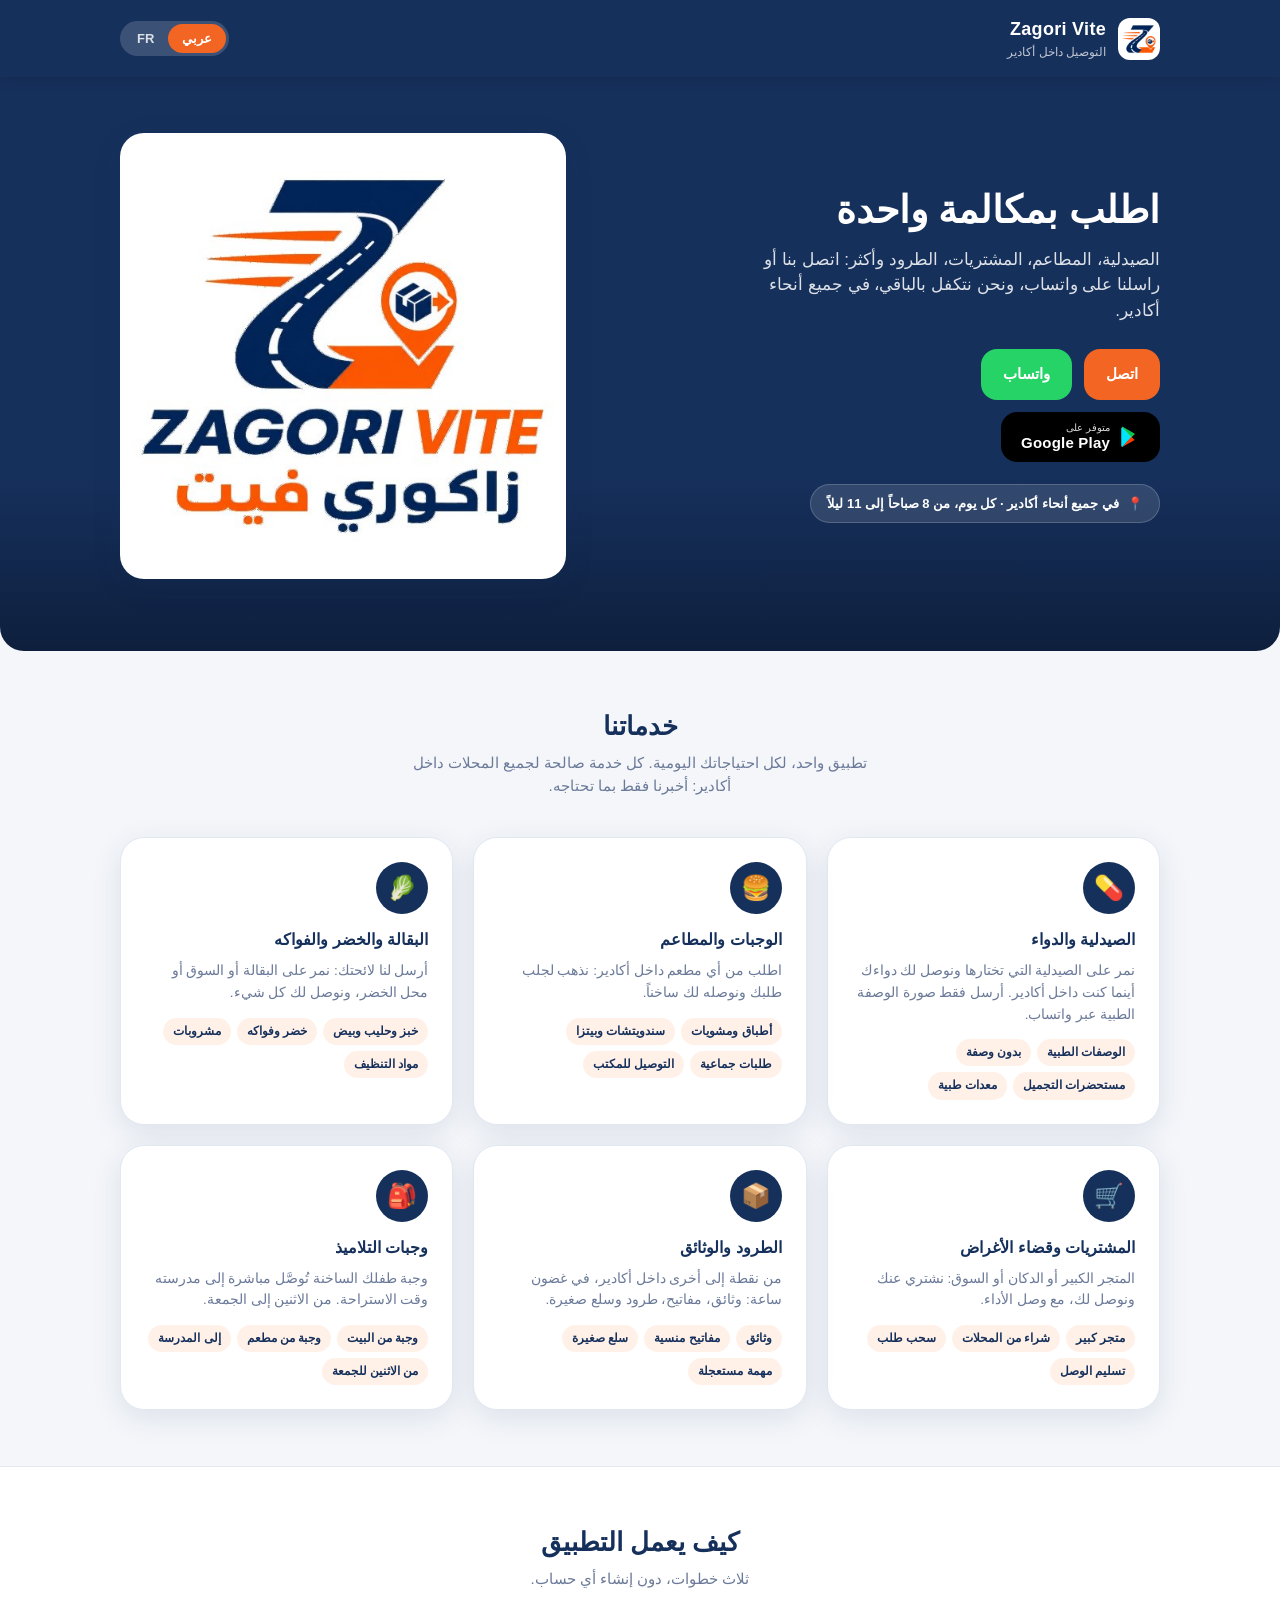
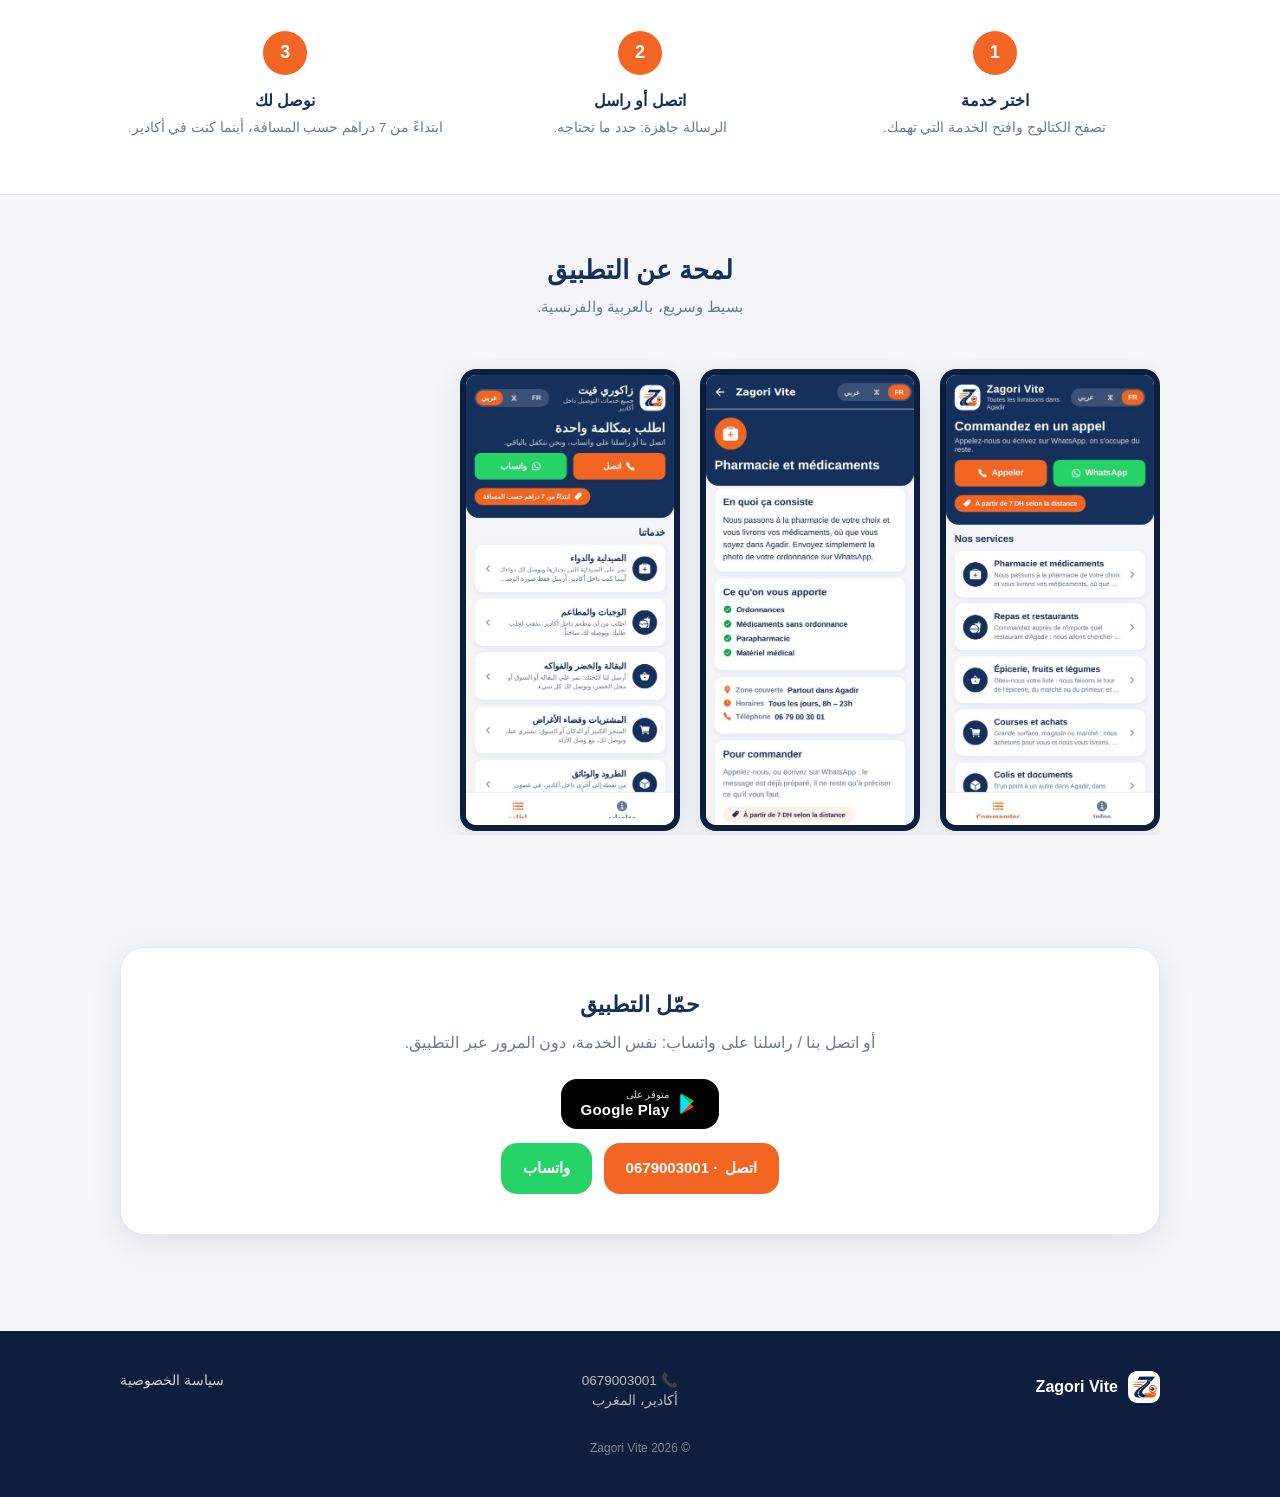
<file: index.html>
<!doctype html>
<html lang="ar" dir="rtl">
<head>
<meta charset="utf-8" />
<meta name="viewport" content="width=device-width, initial-scale=1" />
<title>Zagori Vite — توصيل داخل أكادير | Livraison à Agadir</title>
<meta name="description" content="زاكوري فيت: جميع خدمات التوصيل داخل أكادير. اتصل أو راسل على واتساب. Zagori Vite : toutes les livraisons dans Agadir, en un appel ou un message WhatsApp." />
<link rel="icon" type="image/png" href="[data-uri]" />
<link rel="stylesheet" href="site.css" />
</head>
<body>

<header class="site-header">
  <div class="container">
    <a href="./" class="brand">
      <img src="[data-uri]" alt="Zagori Vite" />
      <div>
        <div class="brand-name">Zagori Vite</div>
        <div class="brand-tag" data-fr>Livraison à Agadir</div>
        <div class="brand-tag" data-ar>التوصيل داخل أكادير</div>
      </div>
    </a>
    <div class="lang-toggle">
      <button type="button" data-lang-btn="ar">عربي</button>
      <button type="button" data-lang-btn="fr">FR</button>
    </div>
  </div>
</header>

<section class="hero">
  <div class="container">
    <div>
      <h1 data-fr>Commandez en un appel</h1>
      <h1 data-ar>اطلب بمكالمة واحدة</h1>
      <p class="lead" data-fr>Pharmacie, restaurants, courses, colis et plus encore : appelez-nous ou écrivez sur WhatsApp, on s'occupe du reste, partout dans Agadir.</p>
      <p class="lead" data-ar>الصيدلية، المطاعم، المشتريات، الطرود وأكثر: اتصل بنا أو راسلنا على واتساب، ونحن نتكفل بالباقي، في جميع أنحاء أكادير.</p>
      <div class="btn-row">
        <a class="btn btn-orange" href="tel:0679003001"><span data-fr>Appeler</span><span data-ar>اتصل</span></a>
        <a class="btn btn-whatsapp" href="https://wa.me/212679003001?text=%D8%A7%D9%84%D8%B3%D9%84%D8%A7%D9%85%20%D8%B9%D9%84%D9%8A%D9%83%D9%85%20%D8%B2%D8%A7%D9%83%D9%88%D8%B1%D9%8A%20%D9%81%D9%8A%D8%AA%D8%8C%20%D8%A3%D8%B1%D9%8A%D8%AF%20%D8%A3%D9%86%20%D8%A3%D8%B6%D8%B9%20%D8%B7%D9%84%D8%A8%D8%A7%D9%8B.%20%D9%87%D8%B0%D8%A7%20%D9%85%D8%A7%20%D8%A3%D8%AD%D8%AA%D8%A7%D8%AC%D9%87%3A%20" data-ar target="_blank" rel="noopener">واتساب</a>
        <a class="btn btn-whatsapp" href="https://wa.me/212679003001?text=Bonjour%20Zagori%20Vite%2C%20je%20souhaite%20passer%20une%20commande.%20Voici%20ce%20qu'il%20me%20faut%20%3A%20" data-fr target="_blank" rel="noopener">WhatsApp</a>
      </div>
      <div class="btn-row" style="margin-top:12px;">
        <a class="btn btn-play" href="https://play.google.com/store/apps/details?id=ma.zagorivite.app" target="_blank" rel="noopener">
          <svg viewBox="0 0 512 512" aria-hidden="true"><path fill="#00E5FF" d="M99 21c-14 8-23 23-23 40v390c0 17 9 32 23 40l231-235z"/><path fill="#FFC107" d="M99 21l289 165-77 78z"/><path fill="#FF3D00" d="M99 491l289-165-77-78z"/><path fill="#00C853" d="M311 256l77-78-289-165c-2 1-5 3-7 4z"/></svg>
          <span class="play-text">
            <small data-fr>Disponible sur</small>
            <small data-ar>متوفر على</small>
            <strong>Google Play</strong>
          </span>
        </a>
      </div>
      <div class="pill">
        <span>📍</span>
        <span data-fr>Partout dans Agadir · Tous les jours, 8h – 23h</span>
        <span data-ar>في جميع أنحاء أكادير · كل يوم، من 8 صباحاً إلى 11 ليلاً</span>
      </div>
    </div>
    <div class="hero-image">
      <img src="[data-uri]" alt="Zagori Vite" />
    </div>
  </div>
</section>

<section>
  <div class="container">
    <h2 class="section-title" data-fr>Nos services</h2>
    <h2 class="section-title" data-ar>خدماتنا</h2>
    <p class="section-sub" data-fr>Une application, tous vos besoins du quotidien. Chaque service vaut pour tous les commerces d'Agadir : à vous de nous dire ce qu'il vous faut.</p>
    <p class="section-sub" data-ar>تطبيق واحد، لكل احتياجاتك اليومية. كل خدمة صالحة لجميع المحلات داخل أكادير: أخبرنا فقط بما تحتاجه.</p>
    <div class="services-grid">
        <div class="service-card">
          <div class="service-icon">💊</div>
          <h3 data-fr>Pharmacie et médicaments</h3><h3 data-ar>الصيدلية والدواء</h3>
          <p data-fr>Nous passons à la pharmacie de votre choix et vous livrons vos médicaments, où que vous soyez dans Agadir. Envoyez simplement la photo de votre ordonnance sur WhatsApp.</p><p data-ar>نمر على الصيدلية التي تختارها ونوصل لك دواءك أينما كنت داخل أكادير. أرسل فقط صورة الوصفة الطبية عبر واتساب.</p>
          <div class="service-examples" data-fr><span>Ordonnances</span><span>Sans ordonnance</span><span>Parapharmacie</span><span>Matériel médical</span></div>
          <div class="service-examples" data-ar><span>الوصفات الطبية</span><span>بدون وصفة</span><span>مستحضرات التجميل</span><span>معدات طبية</span></div>
        </div>

        <div class="service-card">
          <div class="service-icon">🍔</div>
          <h3 data-fr>Repas et restaurants</h3><h3 data-ar>الوجبات والمطاعم</h3>
          <p data-fr>Commandez auprès de n'importe quel restaurant d'Agadir : nous allons chercher votre commande et nous vous la livrons chaude.</p><p data-ar>اطلب من أي مطعم داخل أكادير: نذهب لجلب طلبك ونوصله لك ساخناً.</p>
          <div class="service-examples" data-fr><span>Plats et grillades</span><span>Sandwichs et pizzas</span><span>Commandes de groupe</span><span>Livraison au bureau</span></div>
          <div class="service-examples" data-ar><span>أطباق ومشويات</span><span>سندويتشات وبيتزا</span><span>طلبات جماعية</span><span>التوصيل للمكتب</span></div>
        </div>

        <div class="service-card">
          <div class="service-icon">🥬</div>
          <h3 data-fr>Épicerie, fruits et légumes</h3><h3 data-ar>البقالة والخضر والفواكه</h3>
          <p data-fr>Dites-nous votre liste : nous faisons le tour de l'épicerie, du marché ou du primeur, et nous vous livrons.</p><p data-ar>أرسل لنا لائحتك: نمر على البقالة أو السوق أو محل الخضر، ونوصل لك كل شيء.</p>
          <div class="service-examples" data-fr><span>Pain, lait, œufs</span><span>Fruits et légumes</span><span>Boissons</span><span>Produits d'entretien</span></div>
          <div class="service-examples" data-ar><span>خبز وحليب وبيض</span><span>خضر وفواكه</span><span>مشروبات</span><span>مواد التنظيف</span></div>
        </div>

        <div class="service-card">
          <div class="service-icon">🛒</div>
          <h3 data-fr>Courses et achats</h3><h3 data-ar>المشتريات وقضاء الأغراض</h3>
          <p data-fr>Grande surface, magasin ou marché : nous achetons pour vous et nous vous livrons, ticket de caisse à l'appui.</p><p data-ar>المتجر الكبير أو الدكان أو السوق: نشتري عنك ونوصل لك، مع وصل الأداء.</p>
          <div class="service-examples" data-fr><span>Grande surface</span><span>Achats en magasin</span><span>Retrait de commande</span><span>Ticket remis</span></div>
          <div class="service-examples" data-ar><span>متجر كبير</span><span>شراء من المحلات</span><span>سحب طلب</span><span>تسليم الوصل</span></div>
        </div>

        <div class="service-card">
          <div class="service-icon">📦</div>
          <h3 data-fr>Colis et documents</h3><h3 data-ar>الطرود والوثائق</h3>
          <p data-fr>D'un point à un autre dans Agadir, dans l'heure : documents, clés, colis et petites marchandises.</p><p data-ar>من نقطة إلى أخرى داخل أكادير، في غضون ساعة: وثائق، مفاتيح، طرود وسلع صغيرة.</p>
          <div class="service-examples" data-fr><span>Documents</span><span>Clés oubliées</span><span>Petites marchandises</span><span>Course urgente</span></div>
          <div class="service-examples" data-ar><span>وثائق</span><span>مفاتيح منسية</span><span>سلع صغيرة</span><span>مهمة مستعجلة</span></div>
        </div>

        <div class="service-card">
          <div class="service-icon">🎒</div>
          <h3 data-fr>Repas des écoliers</h3><h3 data-ar>وجبات التلاميذ</h3>
          <p data-fr>Le repas chaud de votre enfant livré directement à son école, à l'heure de la pause. Du lundi au vendredi.</p><p data-ar>وجبة طفلك الساخنة تُوصَّل مباشرة إلى مدرسته وقت الاستراحة. من الاثنين إلى الجمعة.</p>
          <div class="service-examples" data-fr><span>Repas maison</span><span>Repas de restaurant</span><span>À l'école</span><span>Lundi-vendredi</span></div>
          <div class="service-examples" data-ar><span>وجبة من البيت</span><span>وجبة من مطعم</span><span>إلى المدرسة</span><span>من الاثنين للجمعة</span></div>
        </div>
    </div>
  </div>
</section>

<section style="background:var(--card); border-top:1px solid var(--border); border-bottom:1px solid var(--border);">
  <div class="container">
    <h2 class="section-title" data-fr>Comment ça marche</h2>
    <h2 class="section-title" data-ar>كيف يعمل التطبيق</h2>
    <p class="section-sub" data-fr>Trois étapes, aucun compte à créer.</p>
    <p class="section-sub" data-ar>ثلاث خطوات، دون إنشاء أي حساب.</p>
    <div class="steps">
      <div class="step">
        <div class="step-num">1</div>
        <h3 data-fr>Choisissez un service</h3><h3 data-ar>اختر خدمة</h3>
        <p data-fr>Parcourez le catalogue et ouvrez celui qui vous intéresse.</p>
        <p data-ar>تصفح الكتالوج وافتح الخدمة التي تهمك.</p>
      </div>
      <div class="step">
        <div class="step-num">2</div>
        <h3 data-fr>Appelez ou WhatsApp</h3><h3 data-ar>اتصل أو راسل</h3>
        <p data-fr>Le message est déjà prêt : précisez ce qu'il vous faut.</p>
        <p data-ar>الرسالة جاهزة: حدد ما تحتاجه.</p>
      </div>
      <div class="step">
        <div class="step-num">3</div>
        <h3 data-fr>On vous livre</h3><h3 data-ar>نوصل لك</h3>
        <p data-fr>À partir de 7 DH selon la distance, où que vous soyez à Agadir.</p>
        <p data-ar>ابتداءً من 7 دراهم حسب المسافة، أينما كنت في أكادير.</p>
      </div>
    </div>
  </div>
</section>

<section>
  <div class="container">
    <h2 class="section-title" data-fr>Aperçu de l'application</h2>
    <h2 class="section-title" data-ar>لمحة عن التطبيق</h2>
    <p class="section-sub" data-fr>Simple, rapide, en arabe et en français.</p>
    <p class="section-sub" data-ar>بسيط وسريع، بالعربية والفرنسية.</p>
    <div class="preview-row">
      <img src="[data-uri]" alt="Zagori Vite" loading="lazy" />
      <img src="[data-uri]" alt="Zagori Vite" loading="lazy" />
      <img src="[data-uri]" alt="Zagori Vite" loading="lazy" />
    </div>
  </div>
</section>

<section>
  <div class="container">
    <div class="cta">
      <h2 data-fr>Téléchargez l'application</h2>
      <h2 data-ar>حمّل التطبيق</h2>
      <p data-fr>Ou appelez-nous / écrivez sur WhatsApp : même service, sans passer par l'application.</p>
      <p data-ar>أو اتصل بنا / راسلنا على واتساب: نفس الخدمة، دون المرور عبر التطبيق.</p>
      <div class="btn-row">
        <a class="btn btn-play" href="https://play.google.com/store/apps/details?id=ma.zagorivite.app" target="_blank" rel="noopener">
          <svg viewBox="0 0 512 512" aria-hidden="true"><path fill="#00E5FF" d="M99 21c-14 8-23 23-23 40v390c0 17 9 32 23 40l231-235z"/><path fill="#FFC107" d="M99 21l289 165-77 78z"/><path fill="#FF3D00" d="M99 491l289-165-77-78z"/><path fill="#00C853" d="M311 256l77-78-289-165c-2 1-5 3-7 4z"/></svg>
          <span class="play-text">
            <small data-fr>Disponible sur</small>
            <small data-ar>متوفر على</small>
            <strong>Google Play</strong>
          </span>
        </a>
      </div>
      <div class="btn-row" style="margin-top:14px;">
        <a class="btn btn-orange" href="tel:0679003001"><span data-fr>Appeler</span><span data-ar>اتصل</span> · 0679003001</a>
        <a class="btn btn-whatsapp" href="https://wa.me/212679003001?text=%D8%A7%D9%84%D8%B3%D9%84%D8%A7%D9%85%20%D8%B9%D9%84%D9%8A%D9%83%D9%85%20%D8%B2%D8%A7%D9%83%D9%88%D8%B1%D9%8A%20%D9%81%D9%8A%D8%AA%D8%8C%20%D8%A3%D8%B1%D9%8A%D8%AF%20%D8%A3%D9%86%20%D8%A3%D8%B6%D8%B9%20%D8%B7%D9%84%D8%A8%D8%A7%D9%8B.%20%D9%87%D8%B0%D8%A7%20%D9%85%D8%A7%20%D8%A3%D8%AD%D8%AA%D8%A7%D8%AC%D9%87%3A%20" data-ar target="_blank" rel="noopener">واتساب</a>
        <a class="btn btn-whatsapp" href="https://wa.me/212679003001?text=Bonjour%20Zagori%20Vite%2C%20je%20souhaite%20passer%20une%20commande.%20Voici%20ce%20qu'il%20me%20faut%20%3A%20" data-fr target="_blank" rel="noopener">WhatsApp</a>
      </div>
    </div>
  </div>
</section>

<footer>
  <div class="container">
    <div class="foot-brand">
      <img src="[data-uri]" alt="Zagori Vite" />
      <span>Zagori Vite</span>
    </div>
    <div class="foot-contact">
      <div>📞 0679003001</div>
      <div data-fr>Agadir, Maroc</div>
      <div data-ar>أكادير، المغرب</div>
    </div>
    <nav>
      <a href="privacy.html" data-fr>Politique de confidentialité</a>
      <a href="privacy.html" data-ar>سياسة الخصوصية</a>
    </nav>
  </div>
  <div class="copyright">© 2026 Zagori Vite</div>
</footer>

<script src="site.js"></script>
</body>
</html>
</file>
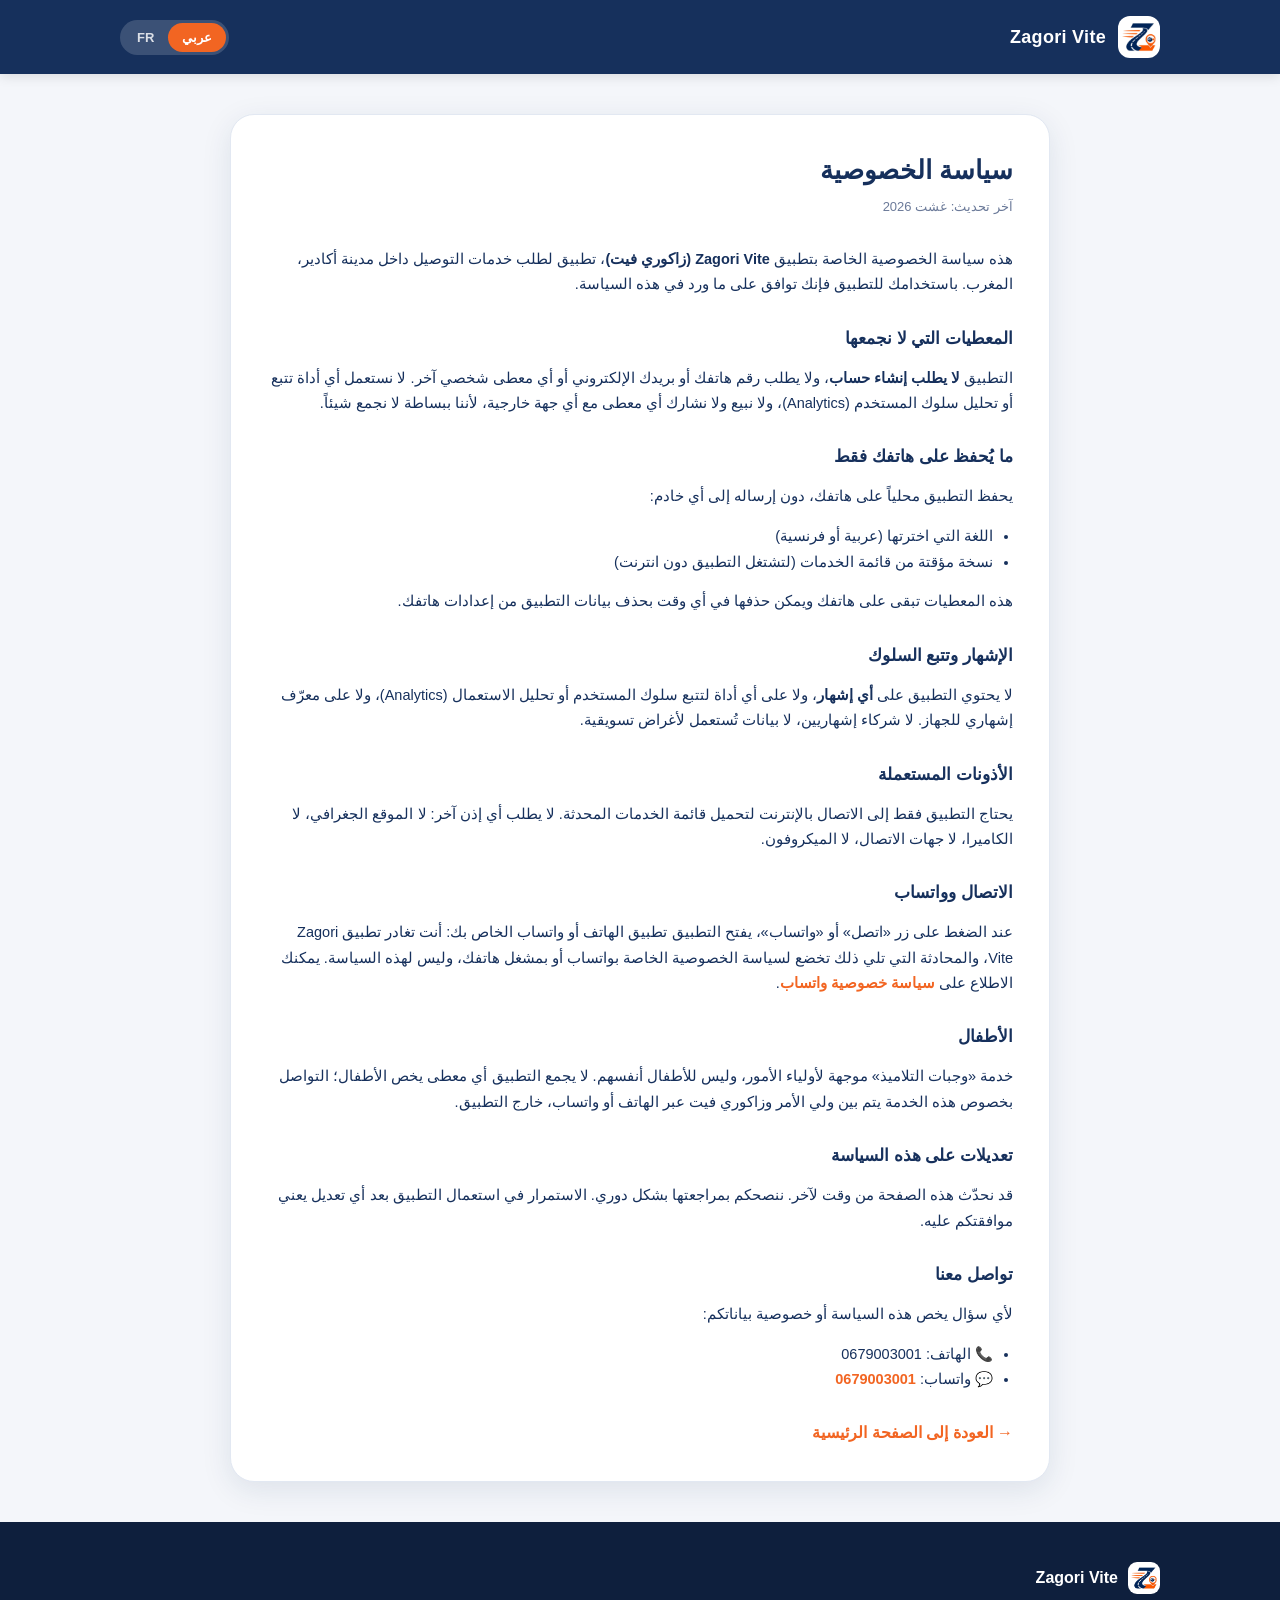
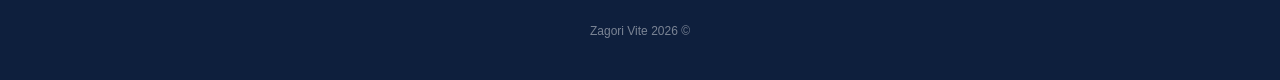
<file: privacy.html>
<!doctype html>
<html lang="ar" dir="rtl">
<head>
<meta charset="utf-8" />
<meta name="viewport" content="width=device-width, initial-scale=1" />
<title>Zagori Vite — سياسة الخصوصية | Politique de confidentialité</title>
<link rel="icon" type="image/png" href="[data-uri]" />
<link rel="stylesheet" href="site.css" />
</head>
<body>

<header class="site-header">
  <div class="container">
    <a href="./" class="brand">
      <img src="[data-uri]" alt="Zagori Vite" />
      <div><div class="brand-name">Zagori Vite</div></div>
    </a>
    <div class="lang-toggle">
      <button type="button" data-lang-btn="ar">عربي</button>
      <button type="button" data-lang-btn="fr">FR</button>
    </div>
  </div>
</header>

<div class="container">
  <div class="policy">

    <div data-ar>
      <h1>سياسة الخصوصية</h1>
      <p class="updated">آخر تحديث: غشت 2026</p>

      <p>هذه سياسة الخصوصية الخاصة بتطبيق <strong>Zagori Vite (زاكوري فيت)</strong>، تطبيق لطلب خدمات التوصيل داخل مدينة أكادير، المغرب. باستخدامك للتطبيق فإنك توافق على ما ورد في هذه السياسة.</p>

      <h2>المعطيات التي لا نجمعها</h2>
      <p>التطبيق <strong>لا يطلب إنشاء حساب</strong>، ولا يطلب رقم هاتفك أو بريدك الإلكتروني أو أي معطى شخصي آخر. لا نستعمل أي أداة تتبع أو تحليل سلوك المستخدم (Analytics)، ولا نبيع ولا نشارك أي معطى مع أي جهة خارجية، لأننا ببساطة لا نجمع شيئاً.</p>

      <h2>ما يُحفظ على هاتفك فقط</h2>
      <p>يحفظ التطبيق محلياً على هاتفك، دون إرساله إلى أي خادم:</p>
      <ul>
        <li>اللغة التي اخترتها (عربية أو فرنسية)</li>
        <li>نسخة مؤقتة من قائمة الخدمات (لتشتغل التطبيق دون انترنت)</li>
      </ul>
      <p>هذه المعطيات تبقى على هاتفك ويمكن حذفها في أي وقت بحذف بيانات التطبيق من إعدادات هاتفك.</p>

      <h2>الإشهار وتتبع السلوك</h2>
      <p>لا يحتوي التطبيق على <strong>أي إشهار</strong>، ولا على أي أداة لتتبع سلوك المستخدم أو تحليل الاستعمال (Analytics)، ولا على معرّف إشهاري للجهاز. لا شركاء إشهاريين، لا بيانات تُستعمل لأغراض تسويقية.</p>

      <h2>الأذونات المستعملة</h2>
      <p>يحتاج التطبيق فقط إلى الاتصال بالإنترنت لتحميل قائمة الخدمات المحدثة. لا يطلب أي إذن آخر: لا الموقع الجغرافي، لا الكاميرا، لا جهات الاتصال، لا الميكروفون.</p>

      <h2>الاتصال وواتساب</h2>
      <p>عند الضغط على زر «اتصل» أو «واتساب»، يفتح التطبيق تطبيق الهاتف أو واتساب الخاص بك: أنت تغادر تطبيق Zagori Vite، والمحادثة التي تلي ذلك تخضع لسياسة الخصوصية الخاصة بواتساب أو بمشغل هاتفك، وليس لهذه السياسة. يمكنك الاطلاع على <a href="https://www.whatsapp.com/legal/privacy-policy" target="_blank" rel="noopener">سياسة خصوصية واتساب</a>.</p>

      <h2>الأطفال</h2>
      <p>خدمة «وجبات التلاميذ» موجهة لأولياء الأمور، وليس للأطفال أنفسهم. لا يجمع التطبيق أي معطى يخص الأطفال؛ التواصل بخصوص هذه الخدمة يتم بين ولي الأمر وزاكوري فيت عبر الهاتف أو واتساب، خارج التطبيق.</p>

      <h2>تعديلات على هذه السياسة</h2>
      <p>قد نحدّث هذه الصفحة من وقت لآخر. ننصحكم بمراجعتها بشكل دوري. الاستمرار في استعمال التطبيق بعد أي تعديل يعني موافقتكم عليه.</p>

      <h2>تواصل معنا</h2>
      <p>لأي سؤال يخص هذه السياسة أو خصوصية بياناتكم:</p>
      <ul>
        <li>📞 الهاتف: 0679003001</li>
        <li>💬 واتساب: <a href="https://wa.me/212679003001" target="_blank" rel="noopener">0679003001</a></li>
      </ul>

      <a class="back-link" href="./">→ العودة إلى الصفحة الرئيسية</a>
    </div>

    <div data-fr>
      <h1>Politique de confidentialité</h1>
      <p class="updated">Dernière mise à jour : août 2026</p>

      <p>Cette politique de confidentialité concerne l'application <strong>Zagori Vite</strong>, une application de mise en relation pour des services de livraison à Agadir, Maroc. En utilisant l'application, vous acceptez les termes ci-dessous.</p>

      <h2>Ce que nous ne collectons pas</h2>
      <p>L'application <strong>ne demande aucune création de compte</strong>, ni votre numéro de téléphone, ni votre adresse e-mail, ni aucune autre donnée personnelle. Nous n'utilisons aucun outil de suivi ou d'analyse du comportement (Analytics), et nous ne vendons ni ne partageons aucune donnée avec un tiers — nous n'en collectons tout simplement aucune.</p>

      <h2>Ce qui reste uniquement sur votre téléphone</h2>
      <p>L'application enregistre localement sur votre téléphone, sans jamais l'envoyer à un serveur :</p>
      <ul>
        <li>La langue que vous avez choisie (arabe ou français)</li>
        <li>Une copie temporaire de la liste des services (pour fonctionner hors ligne)</li>
      </ul>
      <p>Ces données restent sur votre appareil et peuvent être effacées à tout moment en supprimant les données de l'application depuis les réglages de votre téléphone.</p>

      <h2>Publicité et suivi</h2>
      <p>L'application ne contient <strong>aucune publicité</strong>, aucun outil de suivi ou d'analyse du comportement (Analytics), et aucun identifiant publicitaire de l'appareil. Pas de partenaire publicitaire, aucune donnée utilisée à des fins marketing.</p>

      <h2>Autorisations utilisées</h2>
      <p>L'application a seulement besoin d'un accès à Internet pour télécharger la liste actualisée des services. Elle ne demande aucune autre autorisation : ni localisation, ni appareil photo, ni contacts, ni microphone.</p>

      <h2>Appel et WhatsApp</h2>
      <p>Lorsque vous appuyez sur « Appeler » ou « WhatsApp », l'application ouvre l'application téléphone ou WhatsApp de votre appareil : vous quittez alors Zagori Vite, et la conversation qui suit relève de la politique de confidentialité de WhatsApp ou de votre opérateur, pas de la présente politique. Consultez la <a href="https://www.whatsapp.com/legal/privacy-policy" target="_blank" rel="noopener">politique de confidentialité de WhatsApp</a>.</p>

      <h2>Enfants</h2>
      <p>Le service « Repas des écoliers » s'adresse aux parents, pas aux enfants eux-mêmes. L'application ne collecte aucune donnée concernant des enfants ; les échanges relatifs à ce service se font entre le parent et Zagori Vite par téléphone ou WhatsApp, en dehors de l'application.</p>

      <h2>Modifications de cette politique</h2>
      <p>Cette page peut être mise à jour ponctuellement. Nous vous invitons à la consulter régulièrement. Continuer à utiliser l'application après une modification vaut acceptation de celle-ci.</p>

      <h2>Nous contacter</h2>
      <p>Pour toute question sur cette politique ou la confidentialité de vos données :</p>
      <ul>
        <li>📞 Téléphone : 0679003001</li>
        <li>💬 WhatsApp : <a href="https://wa.me/212679003001" target="_blank" rel="noopener">0679003001</a></li>
      </ul>

      <a class="back-link" href="./">→ Retour à l'accueil</a>
    </div>

  </div>
</div>

<footer>
  <div class="container">
    <div class="foot-brand">
      <img src="[data-uri]" alt="Zagori Vite" />
      <span>Zagori Vite</span>
    </div>
  </div>
  <div class="copyright">© 2026 Zagori Vite</div>
</footer>

<script src="site.js"></script>
</body>
</html>
</file>
<file: site.css>
/* Zagori Vite — site vitrine. Couleurs et typographie reprises de l'application. */
:root {
  --navy: #16305C;
  --navy-dark: #0E1F3D;
  --orange: #F26522;
  --orange-soft: #FFF1E8;
  --whatsapp: #25D366;
  --bg: #F4F6FA;
  --card: #FFFFFF;
  --text: #16305C;
  --text-muted: #6B7A99;
  --border: #E2E8F2;
  --green: #12A150;
  --radius-sm: 10px;
  --radius-md: 16px;
  --radius-lg: 24px;
  --radius-pill: 999px;
  --shadow: 0 8px 30px rgba(22, 48, 92, 0.10);
  --max: 1080px;
}

* { box-sizing: border-box; }
html { scroll-behavior: smooth; }
body {
  margin: 0;
  background: var(--bg);
  color: var(--text);
  font-family: -apple-system, BlinkMacSystemFont, "Segoe UI", Roboto, "Helvetica Neue", Arial, "Noto Sans Arabic", sans-serif;
  line-height: 1.5;
}

/* Langue : chaque page contient les deux versions, une seule est visible. */
html[dir="ltr"] [data-ar],
html[dir="rtl"] [data-fr] { display: none !important; }

a { color: inherit; }
img { max-width: 100%; display: block; }
.container { max-width: var(--max); margin: 0 auto; padding-inline: 20px; }

/* En-tête */
.site-header {
  background: var(--navy);
  padding-block: 16px;
  position: sticky; top: 0; z-index: 20;
  box-shadow: 0 2px 12px rgba(0,0,0,0.12);
}
.site-header .container { display: flex; align-items: center; gap: 14px; }
.brand { display: flex; align-items: center; gap: 12px; text-decoration: none; flex: 1; min-width: 0; }
.brand img { width: 42px; height: 42px; border-radius: 12px; background: #fff; padding: 4px; flex-shrink: 0; }
.brand-name { color: #fff; font-weight: 900; font-size: 18px; letter-spacing: .3px; }
.brand-tag { color: rgba(255,255,255,.72); font-size: 12px; }

.lang-toggle { display: flex; background: rgba(255,255,255,.16); border-radius: var(--radius-pill); padding: 3px; flex-shrink: 0; }
.lang-toggle button {
  border: 0; background: transparent; color: rgba(255,255,255,.82);
  font-weight: 700; font-size: 13px; padding: 7px 14px; border-radius: var(--radius-pill);
  cursor: pointer; font-family: inherit;
}
html[dir="rtl"] .lang-toggle button.is-ar,
html[dir="ltr"] .lang-toggle button.is-fr { background: var(--orange); color: #fff; }

/* Bouton */
.btn {
  display: inline-flex; align-items: center; justify-content: center; gap: 8px;
  border-radius: var(--radius-md); font-weight: 700; font-size: 15px;
  padding: 14px 22px; text-decoration: none; border: 0; cursor: pointer; font-family: inherit;
}
.btn-orange { background: var(--orange); color: #fff; }
.btn-whatsapp { background: var(--whatsapp); color: #fff; }
.btn-ghost { background: #fff; color: var(--navy); border: 1px solid var(--border); }
.btn-row { display: flex; gap: 12px; flex-wrap: wrap; }

/* Hero */
.hero {
  background: linear-gradient(180deg, var(--navy) 0%, var(--navy) 70%, var(--navy-dark) 100%);
  color: #fff; padding-block: 56px 72px;
  border-radius: 0 0 var(--radius-lg) var(--radius-lg);
}
.hero .container { display: grid; grid-template-columns: 1.1fr 0.9fr; gap: 48px; align-items: center; }
@media (max-width: 860px) { .hero .container { grid-template-columns: 1fr; } .hero-image { order: -1; } }
.hero h1 { font-size: 38px; font-weight: 900; margin: 0 0 14px; line-height: 1.15; }
.hero p.lead { font-size: 17px; color: rgba(255,255,255,.85); margin: 0 0 26px; max-width: 46ch; }
.pill {
  display: inline-flex; align-items: center; gap: 8px; background: rgba(255,255,255,.12);
  border: 1px solid rgba(255,255,255,.18); border-radius: var(--radius-pill);
  padding: 9px 16px; font-size: 13px; font-weight: 700; color: #fff; margin-top: 22px;
}
.hero-image img { border-radius: var(--radius-lg); box-shadow: var(--shadow); }

/* Sections génériques */
section { padding-block: 56px; }
.section-title { font-size: 26px; font-weight: 900; color: var(--navy); margin: 0 0 6px; text-align: center; }
.section-sub { text-align: center; color: var(--text-muted); font-size: 15px; margin: 0 auto 40px; max-width: 56ch; }

/* Services */
.services-grid { display: grid; grid-template-columns: repeat(3, 1fr); gap: 20px; }
@media (max-width: 860px) { .services-grid { grid-template-columns: repeat(2, 1fr); } }
@media (max-width: 560px) { .services-grid { grid-template-columns: 1fr; } }
.service-card {
  background: var(--card); border-radius: var(--radius-lg); padding: 24px;
  box-shadow: var(--shadow); border: 1px solid var(--border);
}
.service-icon {
  width: 52px; height: 52px; border-radius: 26px; background: var(--navy);
  display: flex; align-items: center; justify-content: center; font-size: 24px; margin-bottom: 14px;
}
.service-card h3 { font-size: 16px; font-weight: 800; color: var(--navy); margin: 0 0 8px; }
.service-card p { font-size: 13.5px; color: var(--text-muted); margin: 0 0 14px; line-height: 1.6; }
.service-examples { display: flex; flex-wrap: wrap; gap: 6px; }
.service-examples span {
  background: var(--orange-soft); color: var(--navy); font-size: 11.5px; font-weight: 700;
  padding: 5px 10px; border-radius: var(--radius-pill);
}

/* Étapes */
.steps { display: grid; grid-template-columns: repeat(3, 1fr); gap: 24px; }
@media (max-width: 760px) { .steps { grid-template-columns: 1fr; } }
.step { text-align: center; }
.step-num {
  width: 44px; height: 44px; border-radius: 22px; background: var(--orange); color: #fff;
  display: flex; align-items: center; justify-content: center; font-weight: 900; font-size: 18px;
  margin: 0 auto 14px;
}
.step h3 { font-size: 15.5px; font-weight: 800; color: var(--navy); margin: 0 0 6px; }
.step p { font-size: 13.5px; color: var(--text-muted); margin: 0; }

/* Aperçu / captures */
.preview-row { display: flex; gap: 20px; overflow-x: auto; padding-block: 10px 4px; scroll-snap-type: x mandatory; }
.preview-row img {
  width: 220px; flex-shrink: 0; border-radius: var(--radius-md); box-shadow: var(--shadow);
  border: 6px solid var(--navy-dark); scroll-snap-align: start;
}

/* CTA finale */
.cta { background: var(--card); border-radius: var(--radius-lg); box-shadow: var(--shadow);
  padding: 40px 32px; text-align: center; border: 1px solid var(--border); }
.cta h2 { font-size: 22px; font-weight: 900; color: var(--navy); margin: 0 0 10px; }
.cta p { color: var(--text-muted); margin: 0 0 24px; }
.cta .btn-row { justify-content: center; }
.btn-play { background: #000; color: #fff; padding: 10px 20px; }
.btn-play svg { width: 22px; height: 22px; flex-shrink: 0; }
.btn-play .play-text { display: flex; flex-direction: column; align-items: flex-start; line-height: 1.2; }
.btn-play .play-text small { font-size: 10px; font-weight: 500; opacity: .85; }
.btn-play .play-text strong { font-size: 15px; font-weight: 800; letter-spacing: .2px; }

/* Footer */
footer { background: var(--navy-dark); color: rgba(255,255,255,.8); padding-block: 40px; margin-top: 40px; }
footer .container { display: flex; flex-wrap: wrap; gap: 24px; justify-content: space-between; align-items: flex-start; }
footer .foot-brand { display: flex; align-items: center; gap: 10px; }
footer .foot-brand img { width: 32px; height: 32px; border-radius: 9px; background: #fff; padding: 3px; }
footer .foot-brand span { color: #fff; font-weight: 800; }
footer nav { display: flex; gap: 18px; flex-wrap: wrap; font-size: 13.5px; }
footer nav a { text-decoration: none; color: rgba(255,255,255,.8); }
footer nav a:hover { color: #fff; }
footer .foot-contact { font-size: 13.5px; color: rgba(255,255,255,.7); }
footer .copyright { text-align: center; font-size: 12px; color: rgba(255,255,255,.45); margin-top: 28px; }

/* Page politique de confidentialité */
.policy { background: var(--card); border-radius: var(--radius-lg); box-shadow: var(--shadow);
  border: 1px solid var(--border); padding: 36px; max-width: 820px; margin: 40px auto; }
.policy h1 { font-size: 26px; font-weight: 900; color: var(--navy); margin: 0 0 6px; }
.policy .updated { color: var(--text-muted); font-size: 13px; margin: 0 0 28px; }
.policy h2 { font-size: 17px; font-weight: 800; color: var(--navy); margin: 28px 0 10px; }
.policy p, .policy li { font-size: 14.5px; color: var(--text); line-height: 1.75; }
.policy ul { padding-inline-start: 20px; margin: 10px 0; }
.policy a { color: var(--orange); font-weight: 700; text-decoration: none; }
.policy a:hover { text-decoration: underline; }
.back-link { display: inline-flex; align-items: center; gap: 6px; margin-top: 18px; font-weight: 700; color: var(--navy); text-decoration: none; }
</file>
